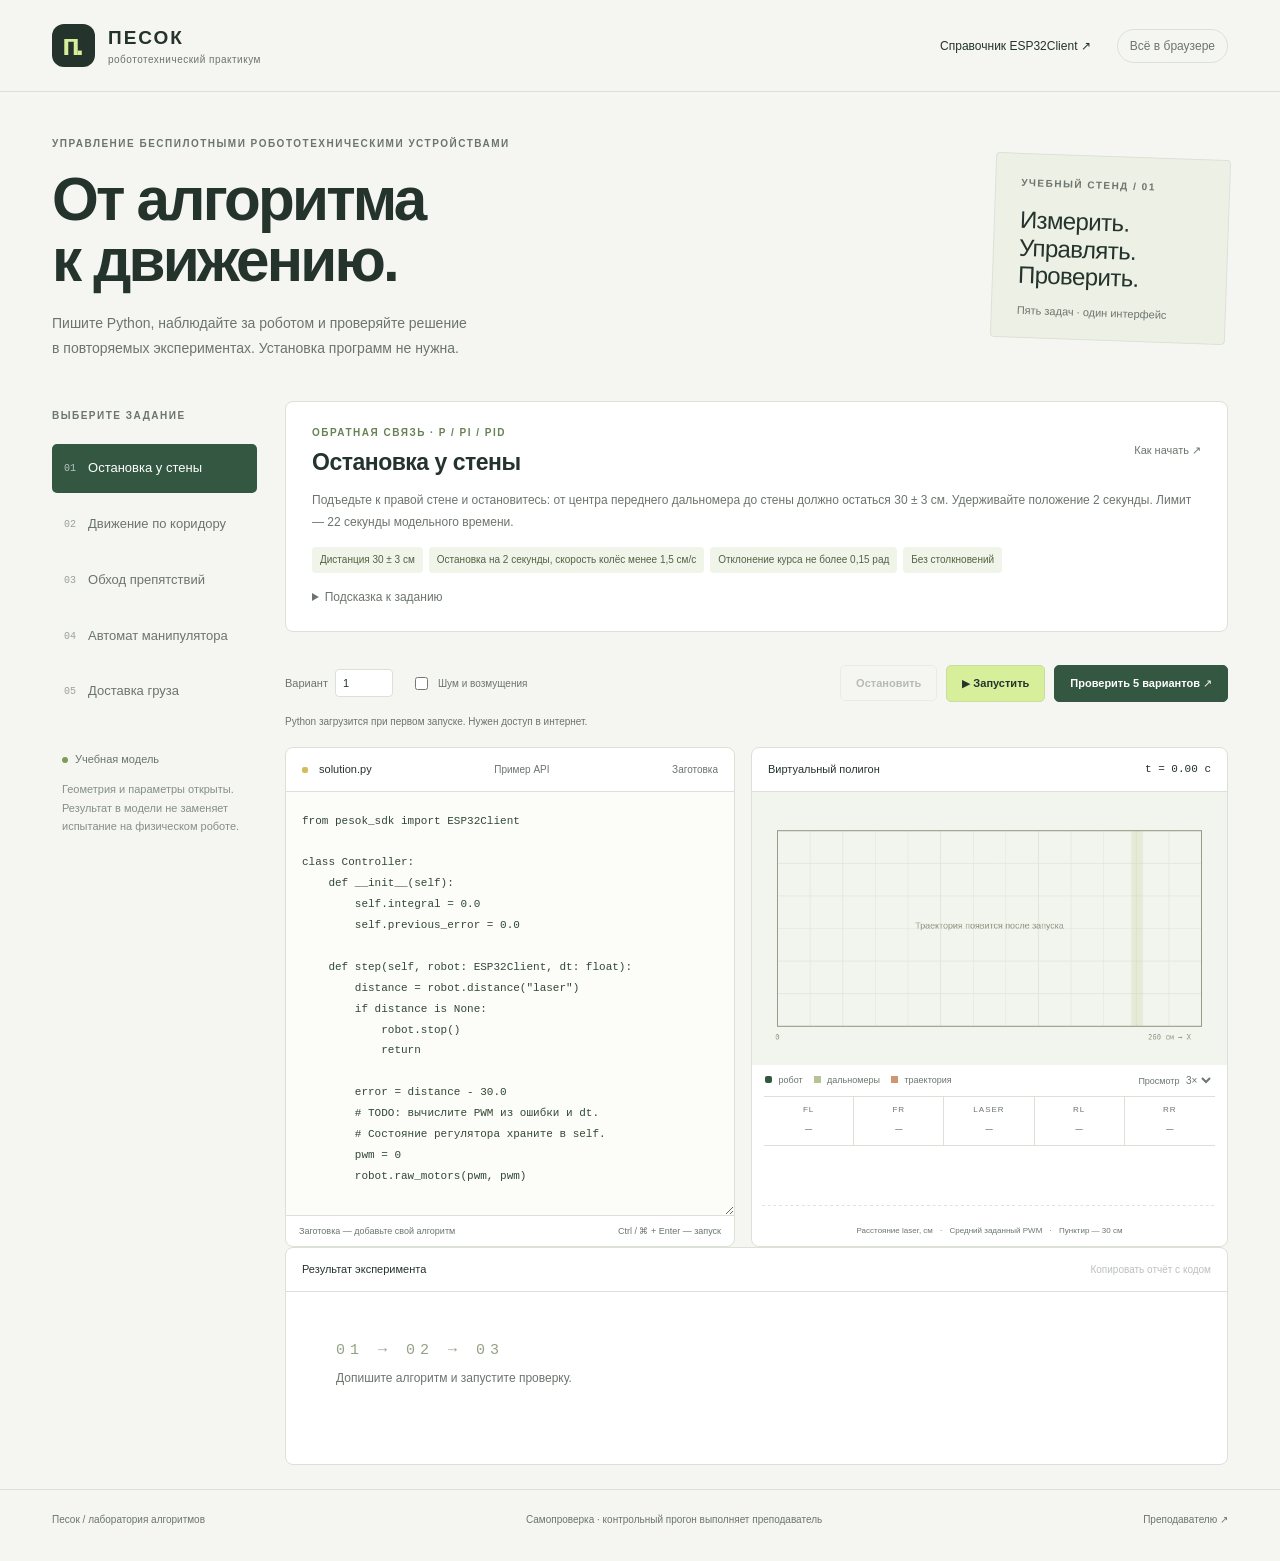
<file: index.html>
<!doctype html>
<html lang="ru">
<head>
  <meta charset="utf-8">
  <meta name="viewport" content="width=device-width, initial-scale=1">
  <meta name="theme-color" content="#eef1ed">
  <title>Песок · Практикум по управлению роботом</title>
  <link rel="stylesheet" href="style.css">
</head>
<body>
  <header class="topbar">
    <a class="brand" href="./"><span class="brand-mark" aria-hidden="true">п.</span><span>ПЕСОК<span class="brand-sub">робототехнический практикум</span></span></a>
    <nav><a href="guide.html">Справочник ESP32Client ↗</a><span class="browser-badge">Всё в браузере</span></nav>
  </header>
  <main>
    <section class="intro"><div><p class="eyebrow">Управление беспилотными робототехническими устройствами</p><h1>От алгоритма<br>к движению.</h1><p class="intro-copy">Пишите Python, наблюдайте за роботом и проверяйте решение<br class="desktop-break"> в повторяемых экспериментах. Установка программ не нужна.</p></div><div class="intro-note"><span class="tiny-label">УЧЕБНЫЙ СТЕНД / 01</span><strong>Измерить.<br>Управлять.<br>Проверить.</strong><span>Пять задач · один интерфейс</span></div></section>
    <section class="workspace" aria-label="Рабочая область">
      <aside class="lessons-panel"><p class="tiny-label">ВЫБЕРИТЕ ЗАДАНИЕ</p><div id="lessons" class="lessons"></div><div class="aside-note"><span class="status-dot"></span> Учебная модель<p>Геометрия и параметры открыты. Результат в модели не заменяет испытание на физическом роботе.</p></div></aside>
      <div class="work-main">
        <section class="task-card"><div class="task-title-row"><div><p id="task-topic" class="eyebrow"></p><h2 id="task-title">Загрузка заданий…</h2></div><a class="text-link" href="guide.html#quickstart">Как начать ↗</a></div><p id="task-description"></p><div id="criteria" class="criteria"></div><details><summary>Подсказка к заданию</summary><p id="task-hint"></p></details></section>
        <section class="runbar"><div class="run-settings"><label>Вариант <input id="seed" type="number" min="1" max="99999" value="1"></label><label class="check-label"><input id="disturbances" type="checkbox"> Шум и возмущения</label></div><div class="run-actions"><button id="stop" type="button" class="button subtle" disabled>Остановить</button><button id="run" type="button" class="button secondary">▶ Запустить</button><button id="check" type="button" class="button primary">Проверить 5 вариантов ↗</button></div></section>
        <p id="runtime-status" role="status" aria-live="polite">Python загрузится при первом запуске. Нужен доступ в интернет.</p>
        <div class="lab-grid">
          <section class="editor-panel"><div class="panel-heading"><span><span class="file-dot"></span> solution.py</span><button id="example-code" class="text-button" type="button">Пример API</button><button id="reset-code" class="text-button" type="button">Заготовка</button></div><label class="sr-only" for="code">Python-код решения</label><textarea id="code" spellcheck="false" autocapitalize="off" autocomplete="off" autocorrect="off"></textarea><div class="editor-footer"><span id="save-state">Код сохраняется в этом браузере</span><span>Ctrl / ⌘ + Enter — запуск</span></div></section>
          <section class="simulation-panel"><div class="panel-heading"><span>Виртуальный полигон</span><span id="simulation-time" class="mono">t = 0.00 с</span></div><canvas id="world" width="800" height="460" aria-label="Поле, робот, лучи дальномеров и траектория"></canvas><div class="legend"><span><i class="legend-robot"></i> робот</span><span><i class="legend-ray"></i> дальномеры</span><span><i class="legend-path"></i> траектория</span><label>Просмотр <select id="playback-speed"><option value="1">1×</option><option value="3" selected>3×</option><option value="8">8×</option></select></label></div><div class="telemetry" id="telemetry"></div><canvas id="chart" width="800" height="150" aria-label="График расстояния laser и заданного PWM"></canvas><p class="chart-caption">Расстояние laser, см <span>·</span> Средний заданный PWM <span>·</span> Пунктир — 30 см</p></section>
        </div>
        <section id="results" class="results-panel"><div class="panel-heading"><span>Результат эксперимента</span><button id="copy-report" type="button" class="text-button" disabled>Копировать отчёт с кодом</button></div><div id="result-body" class="empty-state"><span>01 → 02 → 03</span><p>Выберите задачу, допишите алгоритм и запустите проверку.</p></div><details id="protocol-details" hidden><summary>Команды и подтверждения ESP32</summary><pre id="protocol-log"></pre></details><pre id="console" hidden></pre></section>
      </div>
    </section>
  </main>
  <footer><span>Песок / лаборатория алгоритмов</span><span>Самопроверка · контрольный прогон выполняет преподаватель</span><a href="guide.html#teacher">Преподавателю ↗</a></footer>
  <script type="module" src="app.js"></script>
</body>
</html>
</file>
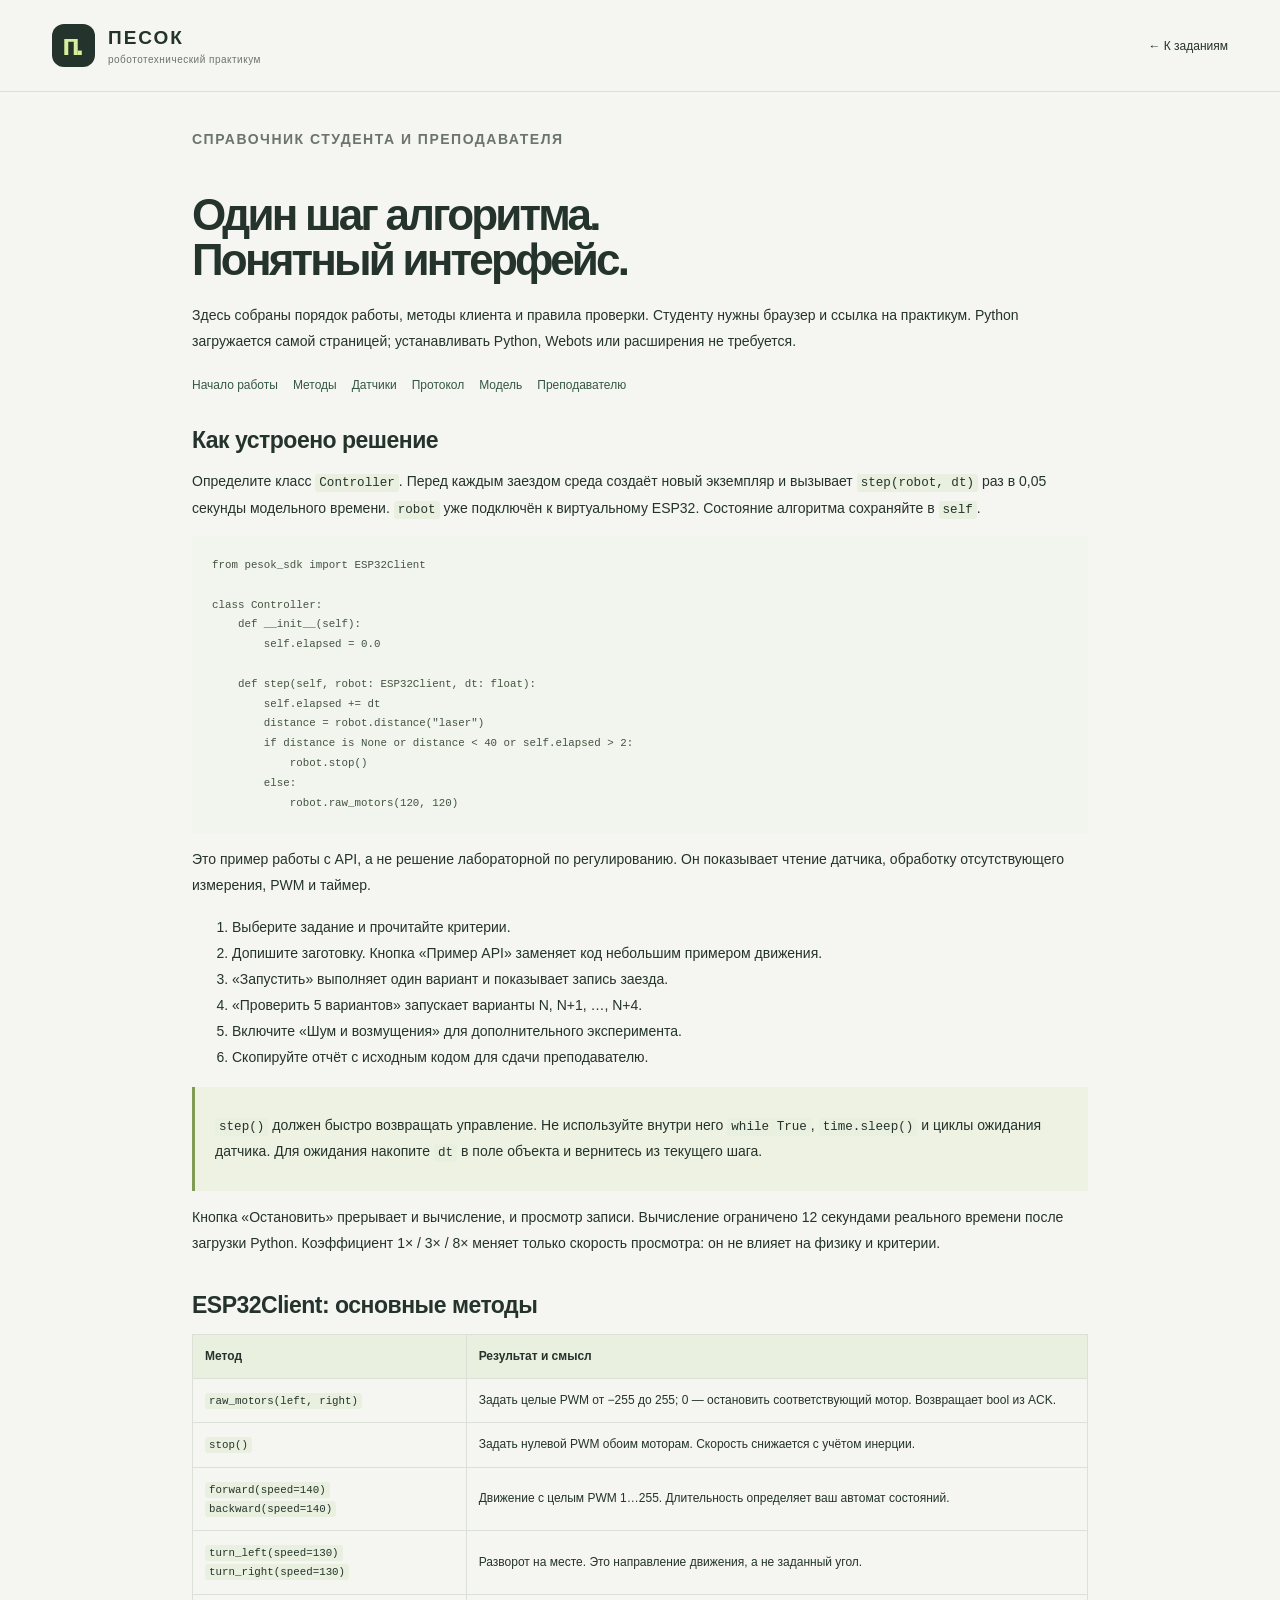
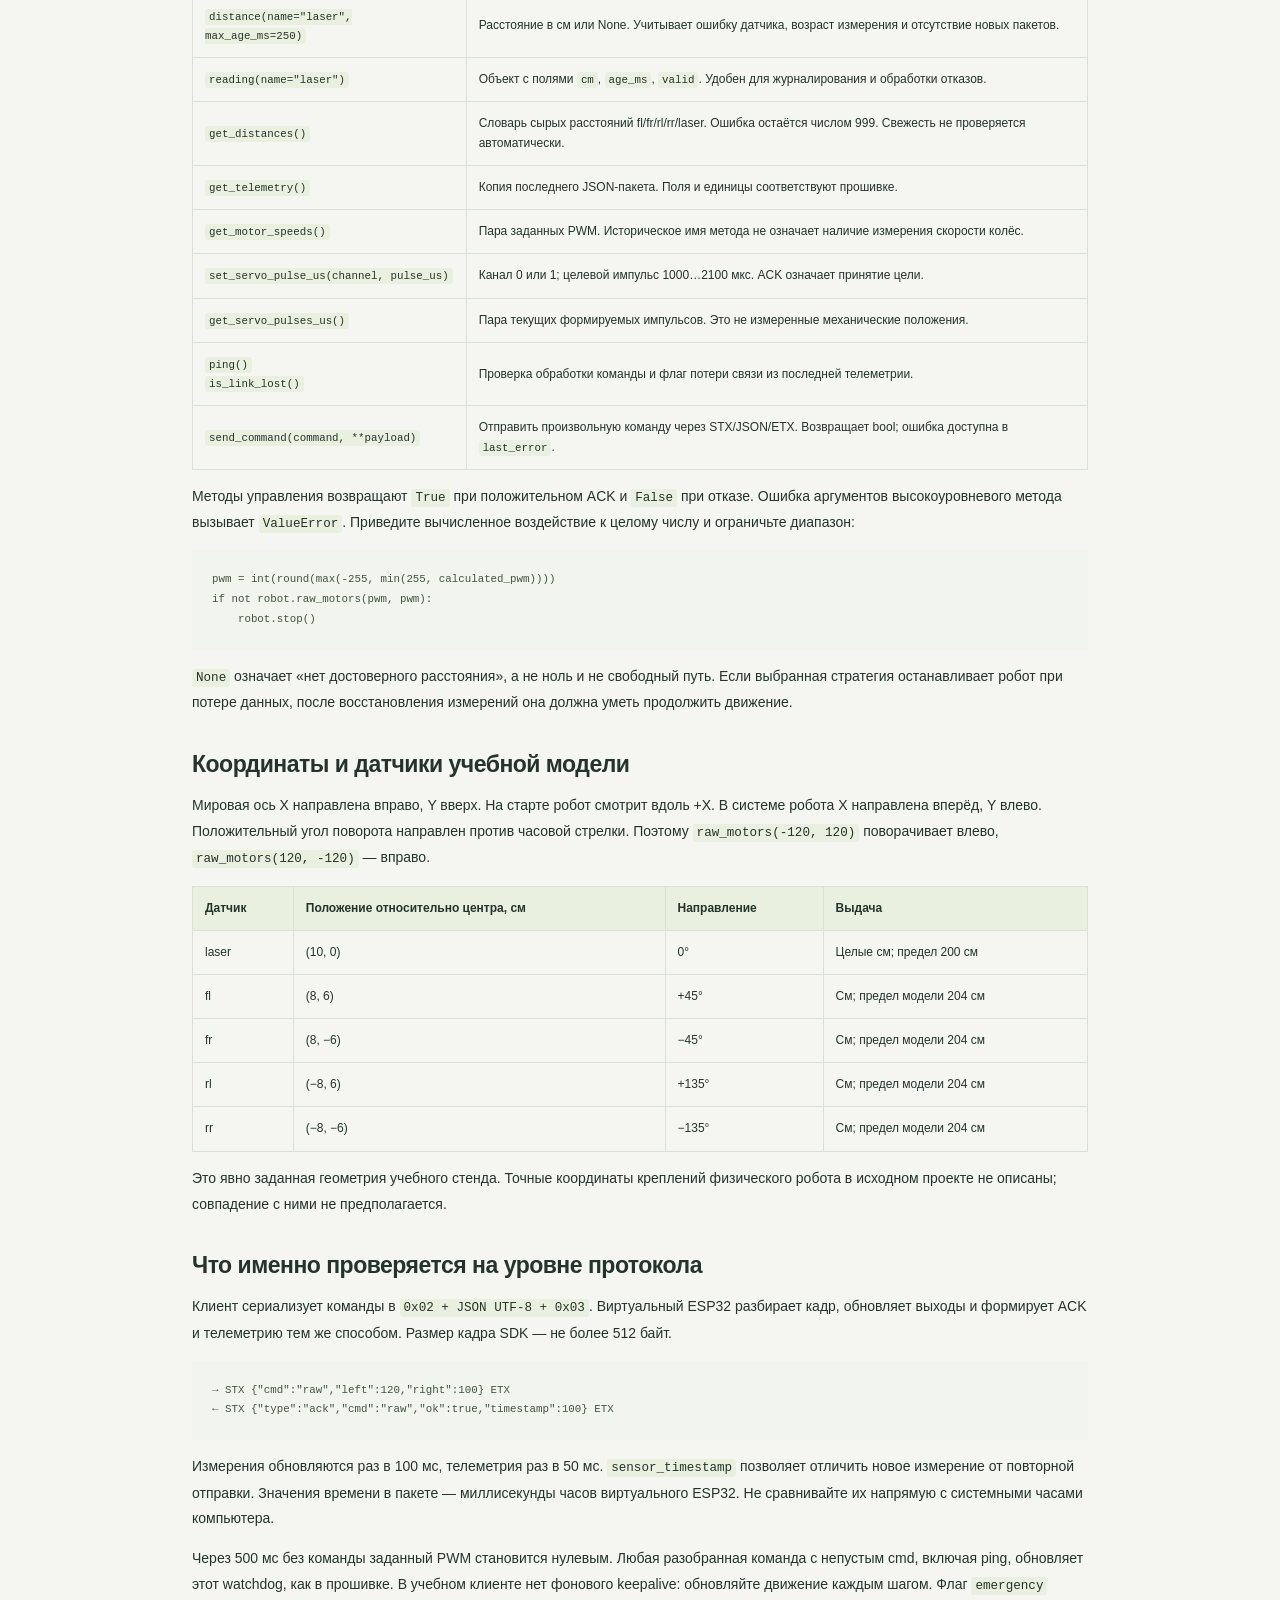
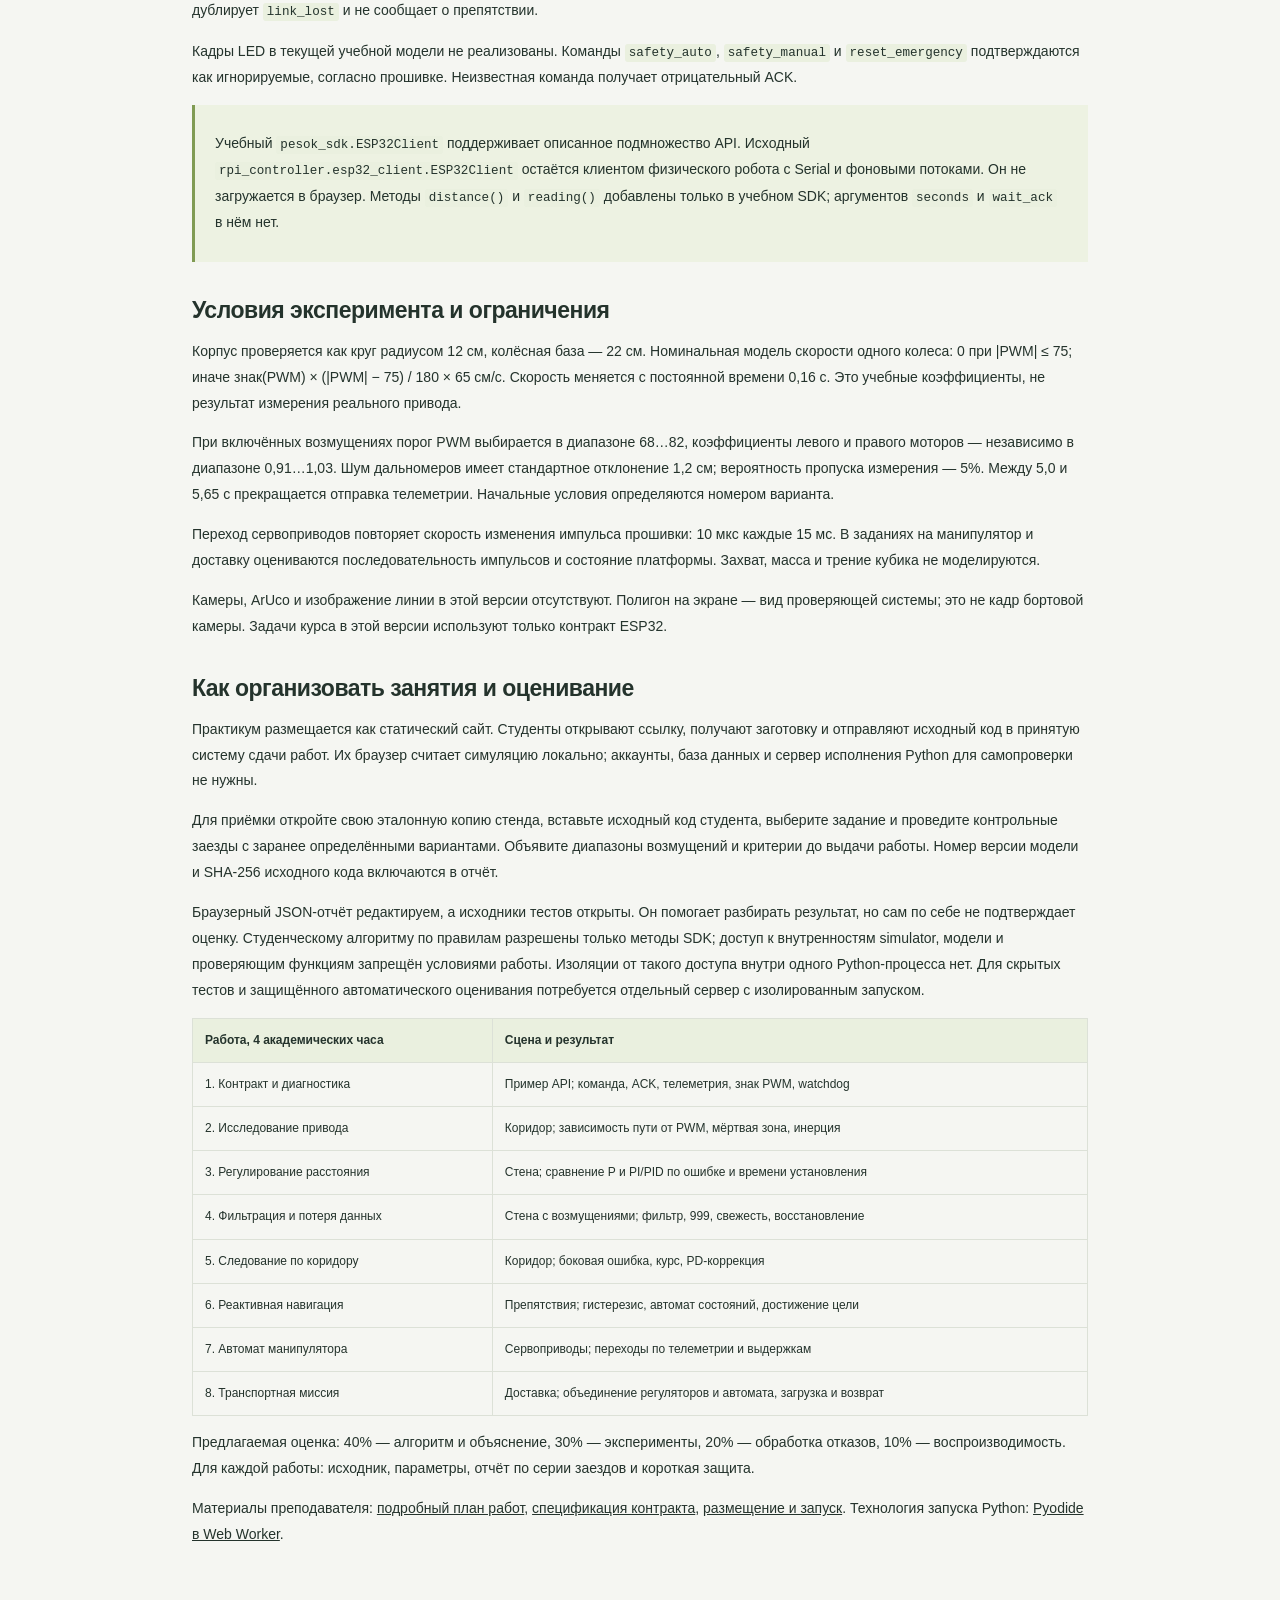
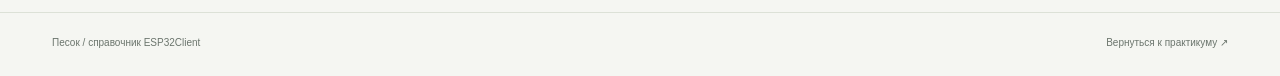
<file: guide.html>
<!doctype html>
<html lang="ru">
<head><meta charset="utf-8"><meta name="viewport" content="width=device-width, initial-scale=1"><title>ESP32Client · Справочник практикума Песок</title><link rel="stylesheet" href="style.css"></head>
<body>
<header class="topbar"><a class="brand" href="./"><span class="brand-mark">п.</span><span>ПЕСОК<span class="brand-sub">робототехнический практикум</span></span></a><nav><a href="./">← К заданиям</a></nav></header>
<main class="guide">
<p class="eyebrow" style="margin-top:35px">Справочник студента и преподавателя</p>
<h1>Один шаг алгоритма.<br>Понятный интерфейс.</h1>
<p>Здесь собраны порядок работы, методы клиента и правила проверки. Студенту нужны браузер и ссылка на практикум. Python загружается самой страницей; устанавливать Python, Webots или расширения не требуется.</p>
<nav class="toc"><a href="#quickstart">Начало работы</a><a href="#api">Методы</a><a href="#sensors">Датчики</a><a href="#protocol">Протокол</a><a href="#model">Модель</a><a href="#teacher">Преподавателю</a></nav>

<h2 id="quickstart">Как устроено решение</h2>
<p>Определите класс <code>Controller</code>. Перед каждым заездом среда создаёт новый экземпляр и вызывает <code>step(robot, dt)</code> раз в 0,05 секунды модельного времени. <code>robot</code> уже подключён к виртуальному ESP32. Состояние алгоритма сохраняйте в <code>self</code>.</p>
<pre><code>from pesok_sdk import ESP32Client

class Controller:
    def __init__(self):
        self.elapsed = 0.0

    def step(self, robot: ESP32Client, dt: float):
        self.elapsed += dt
        distance = robot.distance("laser")
        if distance is None or distance &lt; 40 or self.elapsed &gt; 2:
            robot.stop()
        else:
            robot.raw_motors(120, 120)</code></pre>
<p>Это пример работы с API, а не решение лабораторной по регулированию. Он показывает чтение датчика, обработку отсутствующего измерения, PWM и таймер.</p>
<ol><li>Выберите задание и прочитайте критерии.</li><li>Допишите заготовку. Кнопка «Пример API» заменяет код небольшим примером движения.</li><li>«Запустить» выполняет один вариант и показывает запись заезда.</li><li>«Проверить 5 вариантов» запускает варианты N, N+1, …, N+4.</li><li>Включите «Шум и возмущения» для дополнительного эксперимента.</li><li>Скопируйте отчёт с исходным кодом для сдачи преподавателю.</li></ol>
<div class="callout"><p><code>step()</code> должен быстро возвращать управление. Не используйте внутри него <code>while True</code>, <code>time.sleep()</code> и циклы ожидания датчика. Для ожидания накопите <code>dt</code> в поле объекта и вернитесь из текущего шага.</p></div>
<p>Кнопка «Остановить» прерывает и вычисление, и просмотр записи. Вычисление ограничено 12 секундами реального времени после загрузки Python. Коэффициент 1× / 3× / 8× меняет только скорость просмотра: он не влияет на физику и критерии.</p>

<h2 id="api">ESP32Client: основные методы</h2>
<table><thead><tr><th>Метод</th><th>Результат и смысл</th></tr></thead><tbody>
<tr><td><code>raw_motors(left, right)</code></td><td>Задать целые PWM от −255 до 255; 0 — остановить соответствующий мотор. Возвращает bool из ACK.</td></tr>
<tr><td><code>stop()</code></td><td>Задать нулевой PWM обоим моторам. Скорость снижается с учётом инерции.</td></tr>
<tr><td><code>forward(speed=140)</code><br><code>backward(speed=140)</code></td><td>Движение с целым PWM 1…255. Длительность определяет ваш автомат состояний.</td></tr>
<tr><td><code>turn_left(speed=130)</code><br><code>turn_right(speed=130)</code></td><td>Разворот на месте. Это направление движения, а не заданный угол.</td></tr>
<tr><td><code>distance(name="laser", max_age_ms=250)</code></td><td>Расстояние в см или None. Учитывает ошибку датчика, возраст измерения и отсутствие новых пакетов.</td></tr>
<tr><td><code>reading(name="laser")</code></td><td>Объект с полями <code>cm</code>, <code>age_ms</code>, <code>valid</code>. Удобен для журналирования и обработки отказов.</td></tr>
<tr><td><code>get_distances()</code></td><td>Словарь сырых расстояний fl/fr/rl/rr/laser. Ошибка остаётся числом 999. Свежесть не проверяется автоматически.</td></tr>
<tr><td><code>get_telemetry()</code></td><td>Копия последнего JSON-пакета. Поля и единицы соответствуют прошивке.</td></tr>
<tr><td><code>get_motor_speeds()</code></td><td>Пара заданных PWM. Историческое имя метода не означает наличие измерения скорости колёс.</td></tr>
<tr><td><code>set_servo_pulse_us(channel, pulse_us)</code></td><td>Канал 0 или 1; целевой импульс 1000…2100 мкс. ACK означает принятие цели.</td></tr>
<tr><td><code>get_servo_pulses_us()</code></td><td>Пара текущих формируемых импульсов. Это не измеренные механические положения.</td></tr>
<tr><td><code>ping()</code><br><code>is_link_lost()</code></td><td>Проверка обработки команды и флаг потери связи из последней телеметрии.</td></tr>
<tr><td><code>send_command(command, **payload)</code></td><td>Отправить произвольную команду через STX/JSON/ETX. Возвращает bool; ошибка доступна в <code>last_error</code>.</td></tr>
</tbody></table>
<p>Методы управления возвращают <code>True</code> при положительном ACK и <code>False</code> при отказе. Ошибка аргументов высокоуровневого метода вызывает <code>ValueError</code>. Приведите вычисленное воздействие к целому числу и ограничьте диапазон:</p>
<pre><code>pwm = int(round(max(-255, min(255, calculated_pwm))))
if not robot.raw_motors(pwm, pwm):
    robot.stop()</code></pre>
<p><code>None</code> означает «нет достоверного расстояния», а не ноль и не свободный путь. Если выбранная стратегия останавливает робот при потере данных, после восстановления измерений она должна уметь продолжить движение.</p>

<h2 id="sensors">Координаты и датчики учебной модели</h2>
<p>Мировая ось X направлена вправо, Y вверх. На старте робот смотрит вдоль +X. В системе робота X направлена вперёд, Y влево. Положительный угол поворота направлен против часовой стрелки. Поэтому <code>raw_motors(-120, 120)</code> поворачивает влево, <code>raw_motors(120, -120)</code> — вправо.</p>
<table><thead><tr><th>Датчик</th><th>Положение относительно центра, см</th><th>Направление</th><th>Выдача</th></tr></thead><tbody>
<tr><td>laser</td><td>(10, 0)</td><td>0°</td><td>Целые см; предел 200 см</td></tr>
<tr><td>fl</td><td>(8, 6)</td><td>+45°</td><td>См; предел модели 204 см</td></tr>
<tr><td>fr</td><td>(8, −6)</td><td>−45°</td><td>См; предел модели 204 см</td></tr>
<tr><td>rl</td><td>(−8, 6)</td><td>+135°</td><td>См; предел модели 204 см</td></tr>
<tr><td>rr</td><td>(−8, −6)</td><td>−135°</td><td>См; предел модели 204 см</td></tr>
</tbody></table>
<p>Это явно заданная геометрия учебного стенда. Точные координаты креплений физического робота в исходном проекте не описаны; совпадение с ними не предполагается.</p>

<h2 id="protocol">Что именно проверяется на уровне протокола</h2>
<p>Клиент сериализует команды в <code>0x02 + JSON UTF-8 + 0x03</code>. Виртуальный ESP32 разбирает кадр, обновляет выходы и формирует ACK и телеметрию тем же способом. Размер кадра SDK — не более 512 байт.</p>
<pre><code>→ STX {"cmd":"raw","left":120,"right":100} ETX
← STX {"type":"ack","cmd":"raw","ok":true,"timestamp":100} ETX</code></pre>
<p>Измерения обновляются раз в 100 мс, телеметрия раз в 50 мс. <code>sensor_timestamp</code> позволяет отличить новое измерение от повторной отправки. Значения времени в пакете — миллисекунды часов виртуального ESP32. Не сравнивайте их напрямую с системными часами компьютера.</p>
<p>Через 500 мс без команды заданный PWM становится нулевым. Любая разобранная команда с непустым cmd, включая ping, обновляет этот watchdog, как в прошивке. В учебном клиенте нет фонового keepalive: обновляйте движение каждым шагом. Флаг <code>emergency</code> дублирует <code>link_lost</code> и не сообщает о препятствии.</p>
<p>Кадры LED в текущей учебной модели не реализованы. Команды <code>safety_auto</code>, <code>safety_manual</code> и <code>reset_emergency</code> подтверждаются как игнорируемые, согласно прошивке. Неизвестная команда получает отрицательный ACK.</p>
<div class="callout"><p>Учебный <code>pesok_sdk.ESP32Client</code> поддерживает описанное подмножество API. Исходный <code>rpi_controller.esp32_client.ESP32Client</code> остаётся клиентом физического робота с Serial и фоновыми потоками. Он не загружается в браузер. Методы <code>distance()</code> и <code>reading()</code> добавлены только в учебном SDK; аргументов <code>seconds</code> и <code>wait_ack</code> в нём нет.</p></div>

<h2 id="model">Условия эксперимента и ограничения</h2>
<p>Корпус проверяется как круг радиусом 12 см, колёсная база — 22 см. Номинальная модель скорости одного колеса: 0 при |PWM| ≤ 75; иначе знак(PWM) × (|PWM| − 75) / 180 × 65 см/с. Скорость меняется с постоянной времени 0,16 с. Это учебные коэффициенты, не результат измерения реального привода.</p>
<p>При включённых возмущениях порог PWM выбирается в диапазоне 68…82, коэффициенты левого и правого моторов — независимо в диапазоне 0,91…1,03. Шум дальномеров имеет стандартное отклонение 1,2 см; вероятность пропуска измерения — 5%. Между 5,0 и 5,65 с прекращается отправка телеметрии. Начальные условия определяются номером варианта.</p>
<p>Переход сервоприводов повторяет скорость изменения импульса прошивки: 10 мкс каждые 15 мс. В заданиях на манипулятор и доставку оцениваются последовательность импульсов и состояние платформы. Захват, масса и трение кубика не моделируются.</p>
<p>Камеры, ArUco и изображение линии в этой версии отсутствуют. Полигон на экране — вид проверяющей системы; это не кадр бортовой камеры. Задачи курса в этой версии используют только контракт ESP32.</p>

<h2 id="teacher">Как организовать занятия и оценивание</h2>
<p>Практикум размещается как статический сайт. Студенты открывают ссылку, получают заготовку и отправляют исходный код в принятую систему сдачи работ. Их браузер считает симуляцию локально; аккаунты, база данных и сервер исполнения Python для самопроверки не нужны.</p>
<p>Для приёмки откройте свою эталонную копию стенда, вставьте исходный код студента, выберите задание и проведите контрольные заезды с заранее определёнными вариантами. Объявите диапазоны возмущений и критерии до выдачи работы. Номер версии модели и SHA-256 исходного кода включаются в отчёт.</p>
<p>Браузерный JSON-отчёт редактируем, а исходники тестов открыты. Он помогает разбирать результат, но сам по себе не подтверждает оценку. Студенческому алгоритму по правилам разрешены только методы SDK; доступ к внутренностям simulator, модели и проверяющим функциям запрещён условиями работы. Изоляции от такого доступа внутри одного Python-процесса нет. Для скрытых тестов и защищённого автоматического оценивания потребуется отдельный сервер с изолированным запуском.</p>
<table><thead><tr><th>Работа, 4 академических часа</th><th>Сцена и результат</th></tr></thead><tbody>
<tr><td>1. Контракт и диагностика</td><td>Пример API; команда, ACK, телеметрия, знак PWM, watchdog</td></tr>
<tr><td>2. Исследование привода</td><td>Коридор; зависимость пути от PWM, мёртвая зона, инерция</td></tr>
<tr><td>3. Регулирование расстояния</td><td>Стена; сравнение P и PI/PID по ошибке и времени установления</td></tr>
<tr><td>4. Фильтрация и потеря данных</td><td>Стена с возмущениями; фильтр, 999, свежесть, восстановление</td></tr>
<tr><td>5. Следование по коридору</td><td>Коридор; боковая ошибка, курс, PD-коррекция</td></tr>
<tr><td>6. Реактивная навигация</td><td>Препятствия; гистерезис, автомат состояний, достижение цели</td></tr>
<tr><td>7. Автомат манипулятора</td><td>Сервоприводы; переходы по телеметрии и выдержкам</td></tr>
<tr><td>8. Транспортная миссия</td><td>Доставка; объединение регуляторов и автомата, загрузка и возврат</td></tr>
</tbody></table>
<p>Предлагаемая оценка: 40% — алгоритм и объяснение, 30% — эксперименты, 20% — обработка отказов, 10% — воспроизводимость. Для каждой работы: исходник, параметры, отчёт по серии заездов и короткая защита.</p>
<p>Материалы преподавателя: <a href="LABS.md">подробный план работ</a>, <a href="CONTRACT.md">спецификация контракта</a>, <a href="README.md">размещение и запуск</a>. Технология запуска Python: <a href="https://pyodide.org/en/0.27.7/usage/webworker.html">Pyodide в Web Worker</a>.</p>
</main><footer><span>Песок / справочник ESP32Client</span><a href="./">Вернуться к практикуму ↗</a></footer>
</body></html>
</file>
<file: style.css>
:root{--paper:#f5f6f2;--ink:#24332c;--muted:#6b756d;--line:#dce1d7;--green:#345742;--lime:#d7ee9a;--panel:#fff;--orange:#ba683c;--red:#ad453c;font-family:Inter,-apple-system,BlinkMacSystemFont,"Segoe UI",sans-serif;color:var(--ink);background:var(--paper);font-synthesis:none}
*{box-sizing:border-box}body{margin:0}a{color:inherit}button,input,select,textarea{font:inherit}button,a,input,select,summary{touch-action:manipulation}button{cursor:pointer}button:disabled{opacity:.45;cursor:default}a:focus-visible,button:focus-visible,input:focus-visible,select:focus-visible,summary:focus-visible{outline:3px solid #91ae55;outline-offset:4px}.topbar{height:92px;max-width:1540px;margin:auto;padding:0 52px;display:flex;align-items:center;justify-content:space-between;border-bottom:1px solid var(--line)}.brand{text-decoration:none;display:flex;align-items:center;gap:13px;font-weight:750;letter-spacing:2px;font-size:19px}.brand-mark{width:43px;height:43px;display:grid;place-items:center;background:var(--ink);color:var(--lime);border-radius:12px;font-size:29px;letter-spacing:-4px;padding-right:5px}.brand-sub{display:block;font-size:10px;letter-spacing:.5px;font-weight:450;margin-top:5px;color:var(--muted)}nav{display:flex;align-items:center;gap:26px;font-size:12px}nav a{text-decoration:none}.browser-badge{border:1px solid var(--line);border-radius:20px;padding:9px 12px;color:var(--muted)}main{max-width:1540px;margin:auto;padding:0 52px}.intro{display:flex;justify-content:space-between;align-items:center;padding:44px 0 40px}.eyebrow,.tiny-label{font-size:10px;letter-spacing:1.5px;font-weight:650;text-transform:uppercase;color:var(--muted);line-height:1.6}.intro .eyebrow{margin:0 0 17px}h1{font-size:clamp(38px,4.7vw,64px);letter-spacing:-2.8px;line-height:1.02;font-weight:550;margin:0}.intro-copy{font-size:14px;line-height:1.8;color:var(--muted);margin:19px 0 0}.intro-note{width:235px;min-height:181px;padding:21px 25px;border:1px solid var(--line);border-radius:4px;transform:rotate(2deg);display:flex;flex-direction:column;gap:15px;background:#edf0e5}.intro-note strong{font-size:24px;line-height:1.15;font-weight:500;letter-spacing:-.6px}.intro-note>span:last-child{font-size:11px;color:var(--muted)}.workspace{display:grid;grid-template-columns:205px minmax(0,1fr);gap:28px}.lessons-panel>.tiny-label{margin:7px 0 20px}.lessons{display:flex;flex-direction:column;gap:7px}.lesson-button{width:100%;border:1px solid transparent;background:transparent;color:var(--muted);text-align:left;display:flex;gap:12px;align-items:flex-start;padding:14px 11px;border-radius:5px;font-size:13px;line-height:1.45}.lesson-button .lesson-number{font-family:ui-monospace,monospace;font-size:10px;padding-top:3px;opacity:.65}.lesson-button.active{background:var(--green);color:#fff}.lesson-button:hover:not(.active){background:#e9ede3}.aside-note{margin:34px 10px 0;font-size:11px;color:var(--muted);line-height:1.7}.aside-note p{font-size:11px;color:#849083}.status-dot{width:6px;height:6px;border-radius:100%;background:#7d9c59;display:inline-block;margin-right:4px}.work-main{min-width:0}.task-card{background:var(--panel);border:1px solid var(--line);border-radius:8px;padding:23px 26px;margin-bottom:16px}.task-title-row{display:flex;justify-content:space-between;align-items:center;gap:14px}.task-title-row .eyebrow{margin:0 0 8px;color:#698157}h2{font-size:23px;letter-spacing:-.5px;margin:0;font-weight:550}.text-link{font-size:11px;white-space:nowrap;color:var(--muted);text-decoration:none}.task-card>p{font-size:12px;line-height:1.8;color:var(--muted);margin:14px 0}.criteria{display:flex;flex-wrap:wrap;gap:6px}.criteria span{font-size:10px;line-height:1.4;padding:6px 8px;border-radius:4px;background:#f0f4e9;color:#526445}details{font-size:12px;line-height:1.7}summary{cursor:pointer;color:var(--muted);margin-top:14px}details p{color:var(--muted)}.lab-grid{display:grid;grid-template-columns:1fr 1.06fr;gap:16px}.editor-panel,.simulation-panel,.results-panel{border:1px solid var(--line);border-radius:8px;overflow:hidden;background:var(--panel);min-width:0}.panel-heading{height:44px;display:flex;justify-content:space-between;align-items:center;padding:0 16px;border-bottom:1px solid var(--line);font-size:11px;gap:10px}.file-dot{display:inline-block;width:6px;height:6px;margin-right:8px;background:#d6bd5c;border-radius:2px}.text-button{border:0;background:transparent;padding:5px 0;color:var(--muted);font-size:10px}.editor-panel{display:flex;flex-direction:column}.editor-panel textarea{resize:vertical;min-height:365px;flex:1;width:100%;border:0;outline:none;background:#fcfdf9;padding:19px 16px;color:#324735;font-family:"SFMono-Regular",Consolas,monospace;font-size:11px;line-height:1.9;tab-size:4;white-space:pre;overflow:auto}.editor-panel textarea:focus{box-shadow:inset 3px 0 #b2c783}.editor-footer{display:flex;justify-content:space-between;gap:10px;padding:10px 13px;border-top:1px solid var(--line);font-size:9px;color:var(--muted)}#world{display:block;width:100%;height:auto;aspect-ratio:800/460;background:#f2f4ee}.legend{display:flex;align-items:center;gap:11px;padding:9px 13px;font-size:9px;color:var(--muted)}.legend i{width:7px;height:7px;display:inline-block;margin-right:4px}.legend-robot{background:var(--green);border-radius:2px}.legend-ray{background:#b6c495}.legend-path{background:#cf9672}.legend label{margin-left:auto}.legend select{border:0;background:transparent;font-size:10px;color:var(--muted)}.telemetry{display:grid;grid-template-columns:repeat(5,1fr);border-top:1px solid var(--line);border-bottom:1px solid var(--line);margin:0 12px}.sensor{padding:8px 5px;text-align:center;border-right:1px solid var(--line)}.sensor:last-child{border-right:0}.sensor span{display:block;font-size:8px;letter-spacing:1px;color:var(--muted);margin-bottom:5px}.sensor strong{font-family:ui-monospace,monospace;font-size:12px;font-weight:500}.sensor .invalid{color:#9e8d7b}#chart{display:block;width:100%;height:80px;padding:4px 10px}.chart-caption{font-size:8px;text-align:center;margin:0 0 11px;color:var(--muted)}.chart-caption span{margin:0 5px}.runbar{display:flex;justify-content:space-between;align-items:center;gap:12px;padding:17px 0 4px}.run-settings,.run-actions{display:flex;gap:9px;align-items:center}.run-settings{gap:18px;font-size:11px;color:var(--muted)}.run-settings label{display:flex;align-items:center;gap:7px}#seed{width:58px;padding:7px;border:1px solid var(--line);border-radius:4px;color:var(--ink);background:white}.check-label{font-size:10px}.check-label input{accent-color:var(--green)}.button{border:1px solid var(--line);border-radius:5px;padding:11px 15px;white-space:nowrap;font-size:11px;font-weight:550}.primary{background:var(--green);border-color:var(--green);color:white}.secondary{background:var(--lime);border-color:#c9dd9f;color:var(--ink)}.subtle{background:transparent;color:var(--muted)}#runtime-status{font-size:10px;line-height:1.6;color:var(--muted);margin:8px 0 17px;min-height:16px}.results-panel{margin-bottom:24px}.empty-state{min-height:122px;padding:25px;color:var(--muted);font-size:12px}.empty-state>span{font-family:ui-monospace,monospace;color:#94a185;letter-spacing:5px;font-size:15px}.summary-result{padding:20px;display:flex;align-items:center;gap:16px}.result-icon{width:39px;height:39px;border-radius:100%;display:grid;place-items:center;background:#edf3df;color:var(--green);font-size:20px}.failed .result-icon{background:#f5e9df;color:var(--orange)}.summary-result h3{font-size:16px;margin:0 0 5px;font-weight:550}.summary-result p{font-size:11px;color:var(--muted);margin:0}.metrics{display:flex;flex-wrap:wrap;gap:25px;padding:0 22px 20px}.metric span{font-size:9px;display:block;color:var(--muted);margin-bottom:6px}.metric strong{font-size:20px;font-weight:500;letter-spacing:-.5px}.results-table{width:100%;border-collapse:collapse;font-size:11px}.results-table th,.results-table td{text-align:left;padding:10px 17px;border-top:1px solid var(--line)}.results-table th{color:var(--muted);font-weight:450}.pass{color:var(--green)}.fail{color:var(--red)}#protocol-details{padding:0 20px 14px}pre{overflow:auto;white-space:pre-wrap;overflow-wrap:anywhere;font-size:10px;line-height:1.65;background:#f2f4ee;padding:14px;color:#425440}#console{margin:0;padding:18px;border-top:1px solid var(--line);max-height:280px;color:var(--red)}footer{max-width:1540px;padding:24px 52px 36px;margin:auto;display:flex;justify-content:space-between;gap:20px;font-size:10px;color:var(--muted);border-top:1px solid var(--line)}footer a{text-decoration:none}.mono{font-family:ui-monospace,monospace}.sr-only{position:absolute;width:1px;height:1px;padding:0;margin:-1px;overflow:hidden;clip:rect(0,0,0,0);white-space:nowrap;border:0}.guide{max-width:1000px;padding-bottom:50px}.guide h1{font-size:44px;margin:40px 0 20px}.guide h2{margin:35px 0 15px}.guide h3{font-size:16px;margin-top:26px}.guide p,.guide li{font-size:14px;line-height:1.85}.guide table{width:100%;border-collapse:collapse;font-size:12px}.guide td,.guide th{padding:12px;text-align:left;border:1px solid var(--line);line-height:1.6}.guide th{background:#eaf0df}.guide code{font-size:.9em;background:#eaf0df;padding:2px 4px;border-radius:3px}.guide pre code{background:transparent;padding:0}.guide pre{font-size:12px;padding:20px}.guide .callout{border-left:3px solid #809b53;padding:12px 20px;background:#edf2e2}.guide .toc{display:flex;flex-wrap:wrap;gap:15px;font-size:12px;margin:24px 0}.guide .toc a{color:var(--green)}
@media(min-width:1550px){.editor-panel textarea{font-size:12px}}@media(max-width:1100px){.topbar,main{padding-left:25px;padding-right:25px}.workspace{grid-template-columns:170px minmax(0,1fr);gap:17px}.lab-grid{grid-template-columns:1fr}.editor-panel textarea{min-height:310px}.intro-note{width:190px}.runbar{flex-wrap:wrap}footer{padding-left:25px;padding-right:25px}#world{max-height:350px}.simulation-panel{overflow:hidden}}@media(max-width:680px){.topbar{height:75px;padding:0 18px}.brand-sub{font-size:8px}.brand{font-size:16px}.brand-mark{width:35px;height:35px}nav{font-size:10px}.browser-badge{display:none}main{padding:0 18px}.intro{padding:30px 0}.intro-note{display:none}h1{font-size:45px}.intro-copy{font-size:12px}.eyebrow{font-size:8px}.desktop-break{display:none}.workspace{display:block}.lessons-panel>.tiny-label{margin-bottom:9px}.lessons{flex-direction:row;overflow-x:auto;margin:0 -18px 15px;padding:0 18px 6px}.lesson-button{min-width:150px;width:150px;font-size:11px;padding:10px}.aside-note{display:none}.task-card{padding:18px}.task-title-row{align-items:flex-start}h2{font-size:21px}.text-link{font-size:9px}.task-card>p{font-size:12px}.run-actions{flex-wrap:wrap;width:100%}.run-actions .primary{flex:1}.run-settings{margin-bottom:8px}.button{padding:11px 12px}.editor-footer{font-size:8px}.telemetry{margin:0 6px}.legend{font-size:8px}footer{padding:20px 18px;flex-wrap:wrap;font-size:9px}.guide h1{font-size:34px}.guide table{font-size:10px;display:block;overflow:auto}.guide p,.guide li{font-size:13px}}
</file>
